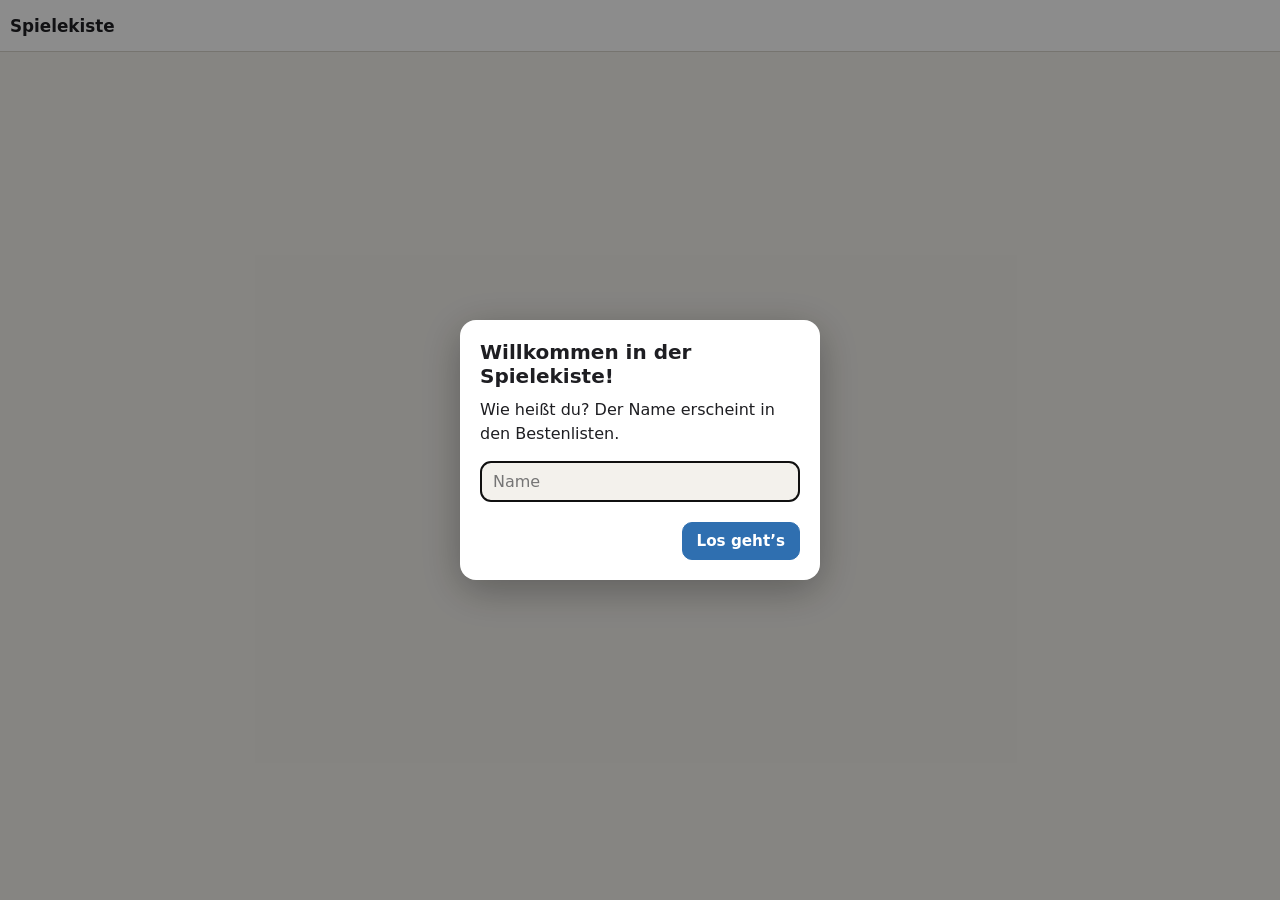
<file: index.html>
<!DOCTYPE html>
<html lang="de">
<head>
<meta charset="utf-8">
<meta name="viewport" content="width=device-width, initial-scale=1, viewport-fit=cover">
<meta name="theme-color" content="#2f6fb0">
<meta name="description" content="Offline-Spielesammlung mit Bestenlisten">
<title>Spielekiste</title>
<link rel="manifest" href="manifest.webmanifest">
<link rel="icon" href="icons/icon-192.png">
<link rel="apple-touch-icon" href="icons/icon-192.png">
<link rel="stylesheet" href="css/style.css">
</head>
<body>
<header id="topbar">
  <button id="back" aria-label="Zurück" hidden>‹</button>
  <div id="title">Spielekiste</div>
  <div id="slot"></div>
</header>
<main id="view"></main>
<script type="module" src="js/app.js"></script>
</body>
</html>
</file>
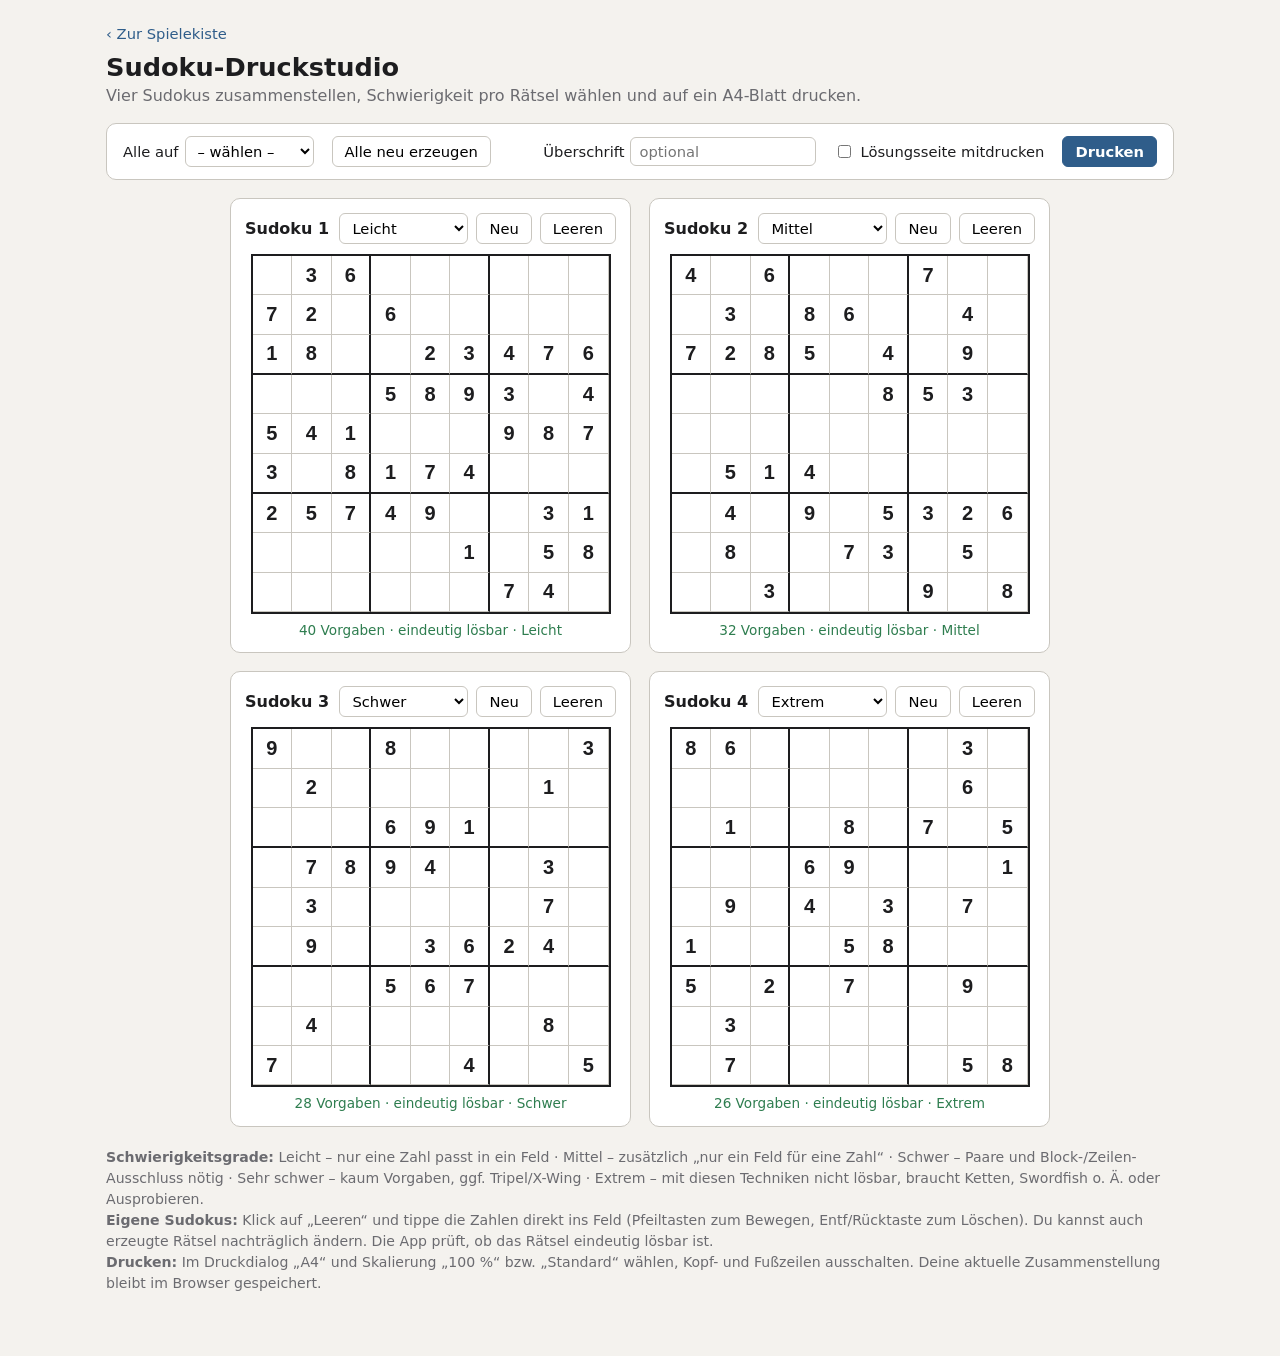
<file: druck.html>
<!DOCTYPE html>
<html lang="de">
<head>
<meta charset="utf-8">
<meta name="viewport" content="width=device-width, initial-scale=1">
<title>Sudoku-Druckstudio</title>
<link rel="icon" href="icons/icon-192.png">
<style>
  :root {
    --bg: #f4f2ee; --card: #fff; --ink: #1d1d1f; --muted: #6b6b70;
    --line: #c9c6bf; --accent: #2f5d8a; --accent-2: #e8eef5;
    --given: #1d1d1f; --error: #c0392b; --ok: #2e7d4f;
  }
  * { box-sizing: border-box; }
  body { margin: 0; font-family: system-ui, -apple-system, "Segoe UI", Roboto, sans-serif; background: var(--bg); color: var(--ink); }
  .screen { max-width: 1100px; margin: 0 auto; padding: 24px 16px 48px; }
  .applink { display: inline-block; margin-bottom: 10px; color: var(--accent); text-decoration: none; font-size: .92rem; }
  header h1 { margin: 0 0 4px; font-size: 1.6rem; }
  header p { margin: 0 0 18px; color: var(--muted); }
  .toolbar { display: flex; flex-wrap: wrap; gap: 10px 18px; align-items: center; background: var(--card); padding: 12px 16px; border-radius: 10px; border: 1px solid var(--line); margin-bottom: 18px; }
  .toolbar .grow { flex: 1; }
  label { font-size: .92rem; display: inline-flex; gap: 6px; align-items: center; }
  select, input[type=text], button { font: inherit; font-size: .92rem; }
  select, input[type=text] { padding: 5px 8px; border: 1px solid var(--line); border-radius: 6px; background: #fff; }
  button { padding: 6px 12px; border: 1px solid var(--line); border-radius: 6px; background: #fff; cursor: pointer; }
  button:hover { background: var(--accent-2); }
  button.primary { background: var(--accent); color: #fff; border-color: var(--accent); font-weight: 600; }
  button.primary:hover { background: #244a6f; }
  button:disabled { opacity: .5; cursor: wait; }
  #slots { display: grid; grid-template-columns: repeat(2, 1fr); gap: 18px; max-width: 820px; margin: 0 auto; }
  @media (max-width: 720px) { #slots { grid-template-columns: 1fr; } }
  .card { background: var(--card); border: 1px solid var(--line); border-radius: 10px; padding: 14px; }
  .card-head { display: flex; flex-wrap: wrap; gap: 8px; align-items: center; margin-bottom: 10px; }
  .card-head strong { margin-right: auto; }
  .board { display: grid; grid-template-columns: repeat(9, 1fr); width: 100%; max-width: 360px; aspect-ratio: 1; margin: 0 auto; border: 2.5px solid var(--ink); }
  .board input { width: 100%; height: 100%; border: 0; border-right: 1px solid var(--line); border-bottom: 1px solid var(--line); text-align: center; font-size: 1.25rem; padding: 0; color: #2f5d8a; background: #fff; caret-color: transparent; }
  .board input.given { color: var(--given); font-weight: 700; }
  .board input.br { border-right: 2px solid var(--ink); }
  .board input.bb { border-bottom: 2px solid var(--ink); }
  .board input:focus { outline: none; background: #fff6d6; }
  .board input.conflict { background: #fbe3e0; color: var(--error); }
  .board.busy { opacity: .35; }
  .status { margin-top: 8px; font-size: .85rem; color: var(--muted); text-align: center; min-height: 1.2em; }
  .status.ok { color: var(--ok); } .status.bad { color: var(--error); }
  .hint { color: var(--muted); font-size: .88rem; margin-top: 20px; line-height: 1.5; }
  .print { display: none; }

  /* ---------- Druck ---------- */
  @page { size: A4 portrait; margin: 10mm; }
  @media print {
    body { background: #fff; }
    .screen { display: none; }
    .print { display: block; }
    .sheet { width: 190mm; height: 274mm; display: flex; flex-direction: column; page-break-after: always; break-after: page; }
    .sheet:last-child { page-break-after: auto; break-after: auto; }
    .sheet-title { text-align: center; font: 600 14pt Helvetica, Arial, sans-serif; margin: 0 0 2mm; min-height: 6mm; }
    .sheet-grid { flex: 1; display: grid; grid-template-columns: 92mm 92mm; justify-content: space-between; align-content: space-evenly; }
    .ps-label { font: 10pt Helvetica, Arial, sans-serif; display: flex; justify-content: space-between; margin-bottom: 1.5mm; color: #333; }
    .ps table { border-collapse: collapse; width: 92mm; height: 92mm; table-layout: fixed; border: 0.7mm solid #000; }
    .ps tr { height: calc(92mm / 9); }
    .ps td { border: 0.2mm solid #777; text-align: center; vertical-align: middle; font: 19pt Helvetica, Arial, sans-serif; padding: 0; height: calc(92mm / 9); line-height: 1; overflow: hidden; }
    .ps td.br { border-right: 0.7mm solid #000; }
    .ps td.bb { border-bottom: 0.7mm solid #000; }
    .sol td { color: #888; font-size: 15pt; }
    .sol td.g { color: #000; font-weight: 700; }
    .ps .none { width: 92mm; height: 92mm; border: 0.3mm dashed #999; display: flex; align-items: center; justify-content: center; font: 10pt Helvetica, Arial, sans-serif; color: #777; }
  }
</style>
</head>
<body>
<div class="screen">
  <header>
    <a class="applink" href="./">‹ Zur Spielekiste</a>
    <h1>Sudoku-Druckstudio</h1>
    <p>Vier Sudokus zusammenstellen, Schwierigkeit pro Rätsel wählen und auf ein A4-Blatt drucken.</p>
  </header>

  <div class="toolbar">
    <label>Alle auf
      <select id="allDiff"></select>
    </label>
    <button id="genAll">Alle neu erzeugen</button>
    <span class="grow"></span>
    <label>Überschrift <input type="text" id="title" placeholder="optional" size="18"></label>
    <label><input type="checkbox" id="withSol"> Lösungsseite mitdrucken</label>
    <button id="printBtn" class="primary">Drucken</button>
  </div>

  <main id="slots"></main>

  <p class="hint">
    <b>Schwierigkeitsgrade:</b> Leicht – nur eine Zahl passt in ein Feld · Mittel – zusätzlich „nur ein Feld für eine Zahl“ ·
    Schwer – Paare und Block-/Zeilen-Ausschluss nötig · Sehr schwer – kaum Vorgaben, ggf. Tripel/X-Wing ·
    Extrem – mit diesen Techniken nicht lösbar, braucht Ketten, Swordfish o. Ä. oder Ausprobieren.<br>
    <b>Eigene Sudokus:</b> Klick auf „Leeren“ und tippe die Zahlen direkt ins Feld (Pfeiltasten zum Bewegen, Entf/Rücktaste zum Löschen).
    Du kannst auch erzeugte Rätsel nachträglich ändern. Die App prüft, ob das Rätsel eindeutig lösbar ist.<br>
    <b>Drucken:</b> Im Druckdialog „A4“ und Skalierung „100 %“ bzw. „Standard“ wählen, Kopf- und Fußzeilen ausschalten.
    Deine aktuelle Zusammenstellung bleibt im Browser gespeichert.
  </p>
</div>

<div id="printArea" class="print"></div>

<script>
/* ================== Sudoku-Kern ================== */
const ROW = [], COL = [], BOX = [];
for (let i = 0; i < 81; i++) { ROW[i] = Math.floor(i / 9); COL[i] = i % 9; BOX[i] = Math.floor(ROW[i] / 3) * 3 + Math.floor(COL[i] / 3); }
const UNITS = [];
for (let k = 0; k < 9; k++) {
  UNITS.push([...Array(81).keys()].filter(i => ROW[i] === k));
  UNITS.push([...Array(81).keys()].filter(i => COL[i] === k));
  UNITS.push([...Array(81).keys()].filter(i => BOX[i] === k));
}
const ALL = 0x3FE; // Bits 1..9
function popcnt(m) { let n = 0; while (m) { m &= m - 1; n++; } return n; }
function shuffle(a) { for (let i = a.length - 1; i > 0; i--) { const j = Math.floor(Math.random() * (i + 1)); [a[i], a[j]] = [a[j], a[i]]; } return a; }

// Backtracking-Löser: zählt Lösungen bis limit, merkt sich die erste
function solve(g0, limit = 2, randomize = false) {
  const g = g0.slice();
  const R = new Array(9).fill(0), C = new Array(9).fill(0), B = new Array(9).fill(0);
  for (let i = 0; i < 81; i++) if (g[i]) {
    const v = 1 << g[i];
    if ((R[ROW[i]] | C[COL[i]] | B[BOX[i]]) & v) return { count: 0, solution: null };
    R[ROW[i]] |= v; C[COL[i]] |= v; B[BOX[i]] |= v;
  }
  let count = 0, solution = null;
  const digits = [1, 2, 3, 4, 5, 6, 7, 8, 9];
  function rec() {
    let best = -1, bestMask = 0, bestCnt = 10;
    for (let i = 0; i < 81; i++) if (!g[i]) {
      const m = ~(R[ROW[i]] | C[COL[i]] | B[BOX[i]]) & ALL;
      const n = popcnt(m);
      if (n < bestCnt) { best = i; bestMask = m; bestCnt = n; if (n <= 1) break; }
    }
    if (best < 0) { count++; if (!solution) solution = g.slice(); return count >= limit; }
    if (bestCnt === 0) return false;
    const order = randomize ? shuffle(digits.slice()) : digits;
    for (const d of order) {
      const v = 1 << d;
      if (!(bestMask & v)) continue;
      g[best] = d; R[ROW[best]] |= v; C[COL[best]] |= v; B[BOX[best]] |= v;
      if (rec()) return true;
      g[best] = 0; R[ROW[best]] &= ~v; C[COL[best]] &= ~v; B[BOX[best]] &= ~v;
    }
    return false;
  }
  rec();
  return { count, solution };
}

function candidates(g, i) {
  let used = 0;
  for (let k = 0; k < 81; k++) if (g[k] && (ROW[k] === ROW[i] || COL[k] === COL[i] || BOX[k] === BOX[i])) used |= 1 << g[k];
  return ~used & ALL;
}

// Logischer Löser – Stufe 1: Nackte Einer · 2: + Versteckte Einer
// 3: + Block-/Linien-Interaktion, Paare · 4: + Tripel, X-Wing
const PEERS=[];for(let i=0;i<81;i++){PEERS[i]=[];for(let k=0;k<81;k++)if(k!==i&&(ROW[k]===ROW[i]||COL[k]===COL[i]||BOX[k]===BOX[i]))PEERS[i].push(k);}
function combos(arr,n,start=0,cur=[],out=[]){if(cur.length===n){out.push(cur.slice());return out;}for(let i=start;i<arr.length;i++){cur.push(arr[i]);combos(arr,n,i+1,cur,out);cur.pop();}return out;}
function logicSolve(g0, level){
  const g=g0.slice(), cand=new Array(81).fill(0);
  for(let i=0;i<81;i++) if(!g[i]) cand[i]=candidates(g,i);
  const place=(i,d)=>{g[i]=d;cand[i]=0;for(const p of PEERS[i])cand[p]&=~(1<<d);};
  const elim=(i,m)=>{if(cand[i]&m){cand[i]&=~m;return true;}return false;};
  for(;;){
    let empty=0;
    for(let i=0;i<81;i++) if(!g[i]){ if(!cand[i]) return false; empty++; }
    if(!empty) return true;
    let i1=-1; for(let i=0;i<81;i++) if(!g[i]&&popcnt(cand[i])===1){i1=i;break;}
    if(i1>=0){place(i1,Math.log2(cand[i1]));continue;}
    if(level<2) return false;
    let done=false;
    for(const u of UNITS){for(let d=1;d<=9&&!done;d++){let w=-1,n=0;for(const i of u)if(!g[i]&&(cand[i]&(1<<d))){w=i;n++;}if(n===1){place(w,d);done=true;}}if(done)break;}
    if(done) continue;
    if(level<3) return false;
    let ch=false;
    // Block-/Linien-Interaktion
    for(let d=1;d<=9;d++){const b=1<<d;
      for(const u of UNITS){const cells=u.filter(i=>cand[i]&b);if(cells.length<2)continue;
        const sameBox=cells.every(i=>BOX[i]===BOX[cells[0]]),sameRow=cells.every(i=>ROW[i]===ROW[cells[0]]),sameCol=cells.every(i=>COL[i]===COL[cells[0]]);
        if(sameBox) for(let i=0;i<81;i++) if(BOX[i]===BOX[cells[0]]&&!u.includes(i)) ch=elim(i,b)||ch;
        if(sameRow) for(let i=0;i<81;i++) if(ROW[i]===ROW[cells[0]]&&!u.includes(i)) ch=elim(i,b)||ch;
        if(sameCol) for(let i=0;i<81;i++) if(COL[i]===COL[cells[0]]&&!u.includes(i)) ch=elim(i,b)||ch;
      }}
    if(ch) continue;
    // nackte und versteckte Paare (Stufe 3), Tripel (Stufe 4)
    const maxN = level>=4?3:2;
    for(let n=2;n<=maxN&&!ch;n++) for(const u of UNITS){
      const em=u.filter(i=>!g[i]); if(em.length<=n) continue;
      for(const c of combos(em,n)){let m=0;for(const i of c)m|=cand[i];
        if(popcnt(m)===n) for(const i of em) if(!c.includes(i)) ch=elim(i,m)||ch;}
      const ds=[];for(let d=1;d<=9;d++)if(em.some(i=>cand[i]&(1<<d)))ds.push(d);
      for(const c of combos(ds,n)){let m=0;for(const d of c)m|=1<<d;
        const cells=em.filter(i=>cand[i]&m);
        if(cells.length===n) for(const i of cells) ch=elim(i,~m&ALL)||ch;}
    }
    if(ch) continue;
    if(level<4) return false;
    // X-Wing
    for(let d=1;d<=9&&!ch;d++){const b=1<<d;
      for(const [A,Bk] of [[ROW,COL],[COL,ROW]]){
        const pos=[];for(let r=0;r<9;r++){const cs=[];for(let i=0;i<81;i++)if(A[i]===r&&(cand[i]&b))cs.push(Bk[i]);pos.push(cs);}
        for(let r1=0;r1<9;r1++)if(pos[r1].length===2)for(let r2=r1+1;r2<9;r2++)
          if(pos[r2].length===2&&pos[r2][0]===pos[r1][0]&&pos[r2][1]===pos[r1][1])
            for(let i=0;i<81;i++) if(A[i]!==r1&&A[i]!==r2&&pos[r1].includes(Bk[i])) ch=elim(i,b)||ch;
      }}
    if(ch) continue;
    return false;
  }
}

// target = Zielanzahl Vorgaben (0 = so wenige wie möglich)
// logic = beim Entfernen muss es mit dieser Stufe lösbar bleiben
// notBy = darf mit dieser Stufe NICHT lösbar sein (sonst zu leicht)
// maxBy = muss mit dieser Stufe lösbar sein (sonst zu schwer)
const DIFFS = {
  leicht:  { label: 'Leicht',      target: 40, logic: 1, notBy: 0, maxBy: 0 },
  mittel:  { label: 'Mittel',      target: 32, logic: 2, notBy: 1, maxBy: 0 },
  schwer:  { label: 'Schwer',      target: 28, logic: 3, notBy: 2, maxBy: 0 },
  experte: { label: 'Sehr schwer', target: 0,  logic: 0, notBy: 2, maxBy: 4 },
  extrem:  { label: 'Extrem',      target: 0,  logic: 0, notBy: 4, maxBy: 0 },
};

function generate(diffKey) {
  const cfg = DIFFS[diffKey];
  let fallback = null;
  for (let attempt = 0; attempt < 120; attempt++) {
    const sol = solve(new Array(81).fill(0), 1, true).solution;
    const puz = sol.slice();
    let clues = 81;
    const order = shuffle([...Array(41).keys()]); // Paare i / 80-i → symmetrisches Bild
    for (const i of order) {
      if (clues <= cfg.target) break;
      const j = 80 - i, a = puz[i], b = puz[j];
      puz[i] = 0; puz[j] = 0;
      let ok = solve(puz, 2).count === 1;
      if (ok && cfg.logic) ok = logicSolve(puz, cfg.logic);
      if (ok) clues -= (i === j ? 1 : 2); else { puz[i] = a; puz[j] = b; }
    }
    const result = { puzzle: puz, solution: sol, clues };
    if (!fallback) fallback = result;
    if (cfg.notBy && logicSolve(puz, cfg.notBy)) continue; // zu leicht
    if (cfg.maxBy && !logicSolve(puz, cfg.maxBy)) continue; // zu schwer
    return result;
  }
  return fallback;
}

/* ================== Oberfläche ================== */
if (typeof document !== 'undefined') {
  const STORE = 'sudoku-druckstudio-v1';
  let state;
  try { state = JSON.parse(localStorage.getItem(STORE)); } catch (e) { state = null; }
  const valid = s => s && Array.isArray(s.slots) && s.slots.length === 4;
  if (!valid(state)) state = { title: '', withSol: false, slots: ['leicht', 'mittel', 'schwer', 'extrem'].map(d => ({ diff: d, grid: new Array(81).fill(0), custom: false })) };

  const save = () => { try { localStorage.setItem(STORE, JSON.stringify(state)); } catch (e) {} };
  const diffOptions = sel => Object.entries(DIFFS).map(([k, v]) => `<option value="${k}"${k === sel ? ' selected' : ''}>${v.label}</option>`).join('');
  const borderCls = i => (COL[i] % 3 === 2 && COL[i] < 8 ? ' br' : '') + (ROW[i] % 3 === 2 && ROW[i] < 8 ? ' bb' : '');

  const slotsEl = document.getElementById('slots');
  document.getElementById('allDiff').innerHTML = '<option value="">– wählen –</option>' + diffOptions('');
  const titleEl = document.getElementById('title'), withSolEl = document.getElementById('withSol');
  titleEl.value = state.title || ''; withSolEl.checked = !!state.withSol;
  titleEl.oninput = () => { state.title = titleEl.value; save(); };
  withSolEl.onchange = () => { state.withSol = withSolEl.checked; save(); };

  function renderSlots() {
    slotsEl.innerHTML = state.slots.map((s, n) => `
      <section class="card" data-n="${n}">
        <div class="card-head">
          <strong>Sudoku ${n + 1}</strong>
          <select class="diff">${diffOptions(s.diff)}</select>
          <button class="gen">Neu</button>
          <button class="clear">Leeren</button>
        </div>
        <div class="board">${[...Array(81).keys()].map(i => `<input data-i="${i}" inputmode="numeric" maxlength="1" autocomplete="off" class="${borderCls(i)}">`).join('')}</div>
        <div class="status"></div>
      </section>`).join('');
    state.slots.forEach((_, n) => refresh(n));
  }

  function card(n) { return slotsEl.querySelector(`.card[data-n="${n}"]`); }

  function refresh(n) {
    const s = state.slots[n], c = card(n);
    const inputs = c.querySelectorAll('.board input');
    // Konflikte finden
    const conflict = new Set();
    for (const unit of UNITS) {
      const seen = {};
      for (const i of unit) if (s.grid[i]) (seen[s.grid[i]] = seen[s.grid[i]] || []).push(i);
      for (const k in seen) if (seen[k].length > 1) seen[k].forEach(i => conflict.add(i));
    }
    inputs.forEach((inp, i) => {
      inp.value = s.grid[i] || '';
      inp.classList.toggle('given', !!s.grid[i]);
      inp.classList.toggle('conflict', conflict.has(i));
    });
    const st = c.querySelector('.status');
    const clues = s.grid.filter(Boolean).length;
    s.solution = null;
    if (!clues) { st.className = 'status'; st.textContent = 'Leer – „Neu“ klicken oder Zahlen eintippen'; return; }
    if (conflict.size) { st.className = 'status bad'; st.textContent = 'Widerspruch: doppelte Zahl in Zeile, Spalte oder Block'; return; }
    const r = clues >= 17 ? solve(s.grid, 2) : { count: 2 };
    if (r.count === 1) {
      s.solution = r.solution;
      st.className = 'status ok';
      st.textContent = `${clues} Vorgaben · eindeutig lösbar` + (s.custom ? ' · eigenes/bearbeitetes Rätsel' : ' · ' + DIFFS[s.diff].label);
    } else if (r.count === 0) { st.className = 'status bad'; st.textContent = `${clues} Vorgaben · nicht lösbar`; }
    else { st.className = 'status bad'; st.textContent = `${clues} Vorgaben · mehrere Lösungen möglich`; }
  }

  function generateSlot(n) {
    return new Promise(res => {
      const c = card(n), board = c.querySelector('.board'), btn = c.querySelector('.gen');
      board.classList.add('busy'); btn.disabled = true;
      c.querySelector('.status').textContent = 'erzeuge …';
      setTimeout(() => {
        const s = state.slots[n];
        const r = generate(s.diff);
        s.grid = r.puzzle; s.custom = false;
        board.classList.remove('busy'); btn.disabled = false;
        refresh(n); save(); res();
      }, 20);
    });
  }

  slotsEl.addEventListener('change', e => {
    if (!e.target.classList.contains('diff')) return;
    const n = +e.target.closest('.card').dataset.n;
    state.slots[n].diff = e.target.value; save(); generateSlot(n);
  });
  slotsEl.addEventListener('click', e => {
    const c = e.target.closest('.card'); if (!c) return;
    const n = +c.dataset.n;
    if (e.target.classList.contains('gen')) generateSlot(n);
    if (e.target.classList.contains('clear')) { state.slots[n].grid = new Array(81).fill(0); state.slots[n].custom = true; refresh(n); save(); c.querySelector('.board input').focus(); }
  });
  slotsEl.addEventListener('keydown', e => {
    const inp = e.target; if (inp.tagName !== 'INPUT' || !inp.dataset.i) return;
    const n = +inp.closest('.card').dataset.n, i = +inp.dataset.i, s = state.slots[n];
    const move = { ArrowLeft: -1, ArrowRight: 1, ArrowUp: -9, ArrowDown: 9 }[e.key];
    if (move !== undefined) {
      e.preventDefault();
      const t = i + move;
      if (t >= 0 && t < 81 && !(Math.abs(move) === 1 && ROW[t] !== ROW[i])) inp.parentNode.children[t].focus();
      return;
    }
    let v = null;
    if (/^[1-9]$/.test(e.key)) v = +e.key;
    else if (['Backspace', 'Delete', '0', ' '].includes(e.key)) v = 0;
    else if (e.key === 'Tab') return;
    e.preventDefault();
    if (v === null) return;
    s.grid[i] = v; s.custom = true; refresh(n); save();
    inp.parentNode.children[i].focus();
  });

  document.getElementById('allDiff').onchange = e => {
    if (!e.target.value) return;
    state.slots.forEach(s => s.diff = e.target.value);
    renderSlots(); save(); e.target.value = '';
    (async () => { for (let n = 0; n < 4; n++) await generateSlot(n); })();
  };
  document.getElementById('genAll').onclick = async () => { for (let n = 0; n < 4; n++) await generateSlot(n); };

  /* ---------- Druck ---------- */
  function tableHTML(cells, givens) {
    let h = '<table>';
    for (let r = 0; r < 9; r++) {
      h += '<tr>';
      for (let c = 0; c < 9; c++) {
        const i = r * 9 + c;
        const cls = (borderCls(i) + (givens && givens[i] ? ' g' : '')).trim();
        h += `<td${cls ? ` class="${cls}"` : ''}>${cells[i] || '&nbsp;'}</td>`;
      }
      h += '</tr>';
    }
    return h + '</table>';
  }
  const esc = t => t.replace(/[&<>"]/g, ch => ({ '&': '&amp;', '<': '&lt;', '>': '&gt;', '"': '&quot;' }[ch]));
  const labelOf = s => s.custom ? 'Eigenes Rätsel' : DIFFS[s.diff].label;

  function buildPrint() {
    const title = esc(state.title || '');
    let html = `<div class="sheet"><div class="sheet-title">${title}</div><div class="sheet-grid">` +
      state.slots.map((s, n) => `<div class="ps"><div class="ps-label"><span>Sudoku ${n + 1}</span><span>${labelOf(s)}</span></div>${tableHTML(s.grid)}</div>`).join('') +
      '</div></div>';
    if (state.withSol) {
      html += `<div class="sheet"><div class="sheet-title">Lösungen${title ? ' – ' + title : ''}</div><div class="sheet-grid">` +
        state.slots.map((s, n) => `<div class="ps sol"><div class="ps-label"><span>Lösung ${n + 1}</span><span>${labelOf(s)}</span></div>` +
          (s.solution ? tableHTML(s.solution, s.grid) : '<div class="none">keine eindeutige Lösung</div>') + '</div>').join('') +
        '</div></div>';
    }
    document.getElementById('printArea').innerHTML = html;
  }
  window.addEventListener('beforeprint', buildPrint);
  document.getElementById('printBtn').onclick = () => { buildPrint(); window.print(); };

  renderSlots();
  // Beim ersten Start leere Felder automatisch füllen
  (async () => { for (let n = 0; n < 4; n++) if (!state.slots[n].grid.some(Boolean)) await generateSlot(n); })();
}
</script>
</body>
</html>
</file>
<file: css/style.css>
:root {
  --bg: #f3f1ec; --surface: #ffffff; --surface2: #ebe8e1; --ink: #1e1e22; --muted: #6c6b72; --line: #d6d2c9;
  --accent: #2f6fb0; --accent-soft: #dce8f5; --good: #3f9d63; --good-dark: #2a7448; --bad: #d04a3c; --gold: #d9a21e;
  --sel: #fff1b8; --peer: #eef3f9; --radius: 12px;
  color-scheme: light dark;
}
@media (prefers-color-scheme: dark) {
  :root {
    --bg: #15161a; --surface: #202228; --surface2: #292c34; --ink: #ececf0; --muted: #9a9aa6; --line: #3a3d47;
    --accent: #5a9ae0; --accent-soft: #24364d; --good: #4fb77a; --good-dark: #8fdcae; --bad: #e86454; --sel: #5a4b16; --peer: #252b36;
  }
}
* { box-sizing: border-box; }
[hidden] { display: none !important; }
html, body { margin: 0; min-height: 100%; }
body {
  font-family: system-ui, -apple-system, "Segoe UI", Roboto, sans-serif; background: var(--bg); color: var(--ink);
  -webkit-tap-highlight-color: transparent; overscroll-behavior-y: none;
}
a { color: inherit; text-decoration: none; }
h2 { margin: 0 0 10px; font-size: 1.25rem; }
h3 { margin: 18px 0 8px; font-size: 1rem; }
.muted { color: var(--muted); } .small { font-size: .82rem; } .center { text-align: center; }
.hl { color: var(--gold); font-weight: 700; } .ok { color: var(--good); }

/* Kopfzeile */
#topbar {
  position: sticky; top: 0; z-index: 10; display: flex; align-items: center; gap: 6px;
  min-height: 52px; padding: env(safe-area-inset-top) 10px 0; background: var(--surface); border-bottom: 1px solid var(--line);
}
#back { font-size: 2rem; line-height: 1; width: 40px; height: 40px; border: 0; background: none; color: var(--ink); cursor: pointer; padding: 0 0 4px; }
#title { flex: 1; font-weight: 700; font-size: 1.05rem; white-space: nowrap; overflow: hidden; text-overflow: ellipsis; }
#slot { font-variant-numeric: tabular-nums; color: var(--muted); font-size: .92rem; white-space: nowrap; }
#view { max-width: 640px; margin: 0 auto; padding: 14px 12px calc(28px + env(safe-area-inset-bottom)); }
#view.playing { padding-top: 10px; }

/* Bedienelemente */
.btn {
  font: inherit; font-size: .95rem; padding: 9px 14px; border-radius: 10px; border: 1px solid var(--line);
  background: var(--surface); color: var(--ink); cursor: pointer; display: inline-flex; align-items: center; justify-content: center; gap: 6px;
}
.btn:active { transform: scale(.97); }
.btn.primary { background: var(--accent); border-color: var(--accent); color: #fff; font-weight: 600; }
.btn.small { font-size: .85rem; padding: 6px 11px; }
.btn.wide { display: flex; width: 100%; margin: 8px 0; }
.btn.on { background: var(--accent-soft); border-color: var(--accent); }
.btn.danger { color: var(--bad); }
.tools { display: flex; gap: 8px; justify-content: center; flex-wrap: wrap; margin: 12px 0; }

/* Startseite */
.profile-chip {
  display: flex; justify-content: space-between; align-items: center; width: 100%; margin-bottom: 14px; padding: 10px 14px;
  border-radius: var(--radius); border: 1px solid var(--line); background: var(--surface); color: var(--ink); font: inherit; font-weight: 600; cursor: pointer;
}
.profile-chip small { color: var(--accent); font-weight: 500; }
.tiles { display: grid; grid-template-columns: repeat(2, 1fr); gap: 12px; }
@media (min-width: 520px) { .tiles { grid-template-columns: repeat(3, 1fr); } }
.tile {
  position: relative; background: var(--surface); border: 1px solid var(--line); border-radius: var(--radius);
  padding: 18px 10px 14px; text-align: center; transition: transform .1s;
}
.tile:active { transform: scale(.97); }
.tile .ico { font-size: 2.6rem; line-height: 1.1; }
.tile .name { font-weight: 600; margin-top: 6px; }
.badge { position: absolute; top: 8px; right: 8px; background: var(--accent); color: #fff; font-size: .68rem; padding: 2px 7px; border-radius: 99px; }
.menu { margin-top: 18px; background: var(--surface); border: 1px solid var(--line); border-radius: var(--radius); overflow: hidden; }
.menu a, .menu button { display: block; width: 100%; text-align: left; padding: 14px 16px; border: 0; border-bottom: 1px solid var(--line); background: none; color: var(--ink); font: inherit; cursor: pointer; }
.menu > :last-child { border-bottom: 0; }

/* Spielauswahl */
.setup-head { text-align: center; }
.ico.big { font-size: 3.4rem; }
.resume { flex-direction: column; padding: 14px; }
.resume small { font-weight: 400; opacity: .85; }
.variants { display: grid; gap: 8px; }
.variant {
  display: flex; justify-content: space-between; align-items: center; padding: 14px 16px; border-radius: var(--radius);
  border: 1px solid var(--line); background: var(--surface); color: var(--ink); font: inherit; font-weight: 600; cursor: pointer; text-align: left;
}
.variant small { color: var(--muted); font-weight: 400; }
.help { margin: 16px 0 6px; background: var(--surface); border: 1px solid var(--line); border-radius: var(--radius); padding: 10px 14px; }
.help summary { cursor: pointer; font-weight: 600; }
.help ul { padding-left: 20px; margin: 8px 0 0; line-height: 1.5; }

/* Listen */
.chips { display: flex; gap: 6px; overflow-x: auto; padding-bottom: 6px; scrollbar-width: none; }
.chips.sub { margin-top: 4px; }
.chip { flex: none; padding: 7px 12px; border-radius: 99px; border: 1px solid var(--line); background: var(--surface); color: var(--ink); font: inherit; font-size: .88rem; cursor: pointer; }
.chip.on { background: var(--accent); border-color: var(--accent); color: #fff; }
ol.board { list-style: none; padding: 0; margin: 8px 0 14px; background: var(--surface); border: 1px solid var(--line); border-radius: var(--radius); overflow: hidden; }
ol.board li { display: flex; align-items: center; gap: 10px; padding: 10px 14px; border-bottom: 1px solid var(--line); }
ol.board li:last-child { border-bottom: 0; }
ol.board li.me { background: var(--accent-soft); }
.rk { width: 28px; text-align: center; font-weight: 700; }
.nm { flex: 1; display: flex; flex-direction: column; } .nm small { color: var(--muted); font-size: .78rem; }
.vl { font-weight: 700; font-variant-numeric: tabular-nums; }
.empty { text-align: center; color: var(--muted); padding: 30px 0; }
.card { position: relative; } /* wird für Solitär überschrieben */
section.card { background: var(--surface); border: 1px solid var(--line); border-radius: var(--radius); padding: 4px 14px 12px; margin-bottom: 12px; }
table.stats { width: 100%; border-collapse: collapse; font-size: .9rem; font-variant-numeric: tabular-nums; }
table.stats th { text-align: right; color: var(--muted); font-weight: 500; font-size: .78rem; padding: 4px; }
table.stats td { text-align: right; padding: 5px 4px; border-top: 1px solid var(--line); }
table.stats td:first-child { text-align: left; }
.prow { display: flex; justify-content: space-between; align-items: center; padding: 8px 0; border-bottom: 1px solid var(--line); }
.prow span:last-child { display: flex; gap: 6px; }
.filebtn { cursor: pointer; }

/* Dialoge */
.modal-bg { position: fixed; inset: 0; z-index: 100; background: rgba(0,0,0,.45); display: flex; align-items: center; justify-content: center; padding: 20px; animation: fade .15s; }
.modal { background: var(--surface); border-radius: 16px; padding: 20px; width: 100%; max-width: 360px; box-shadow: 0 10px 40px rgba(0,0,0,.3); }
.modal-body p { margin: 6px 0; line-height: 1.45; }
.modal-input { width: 100%; font: inherit; padding: 10px 12px; margin: 10px 0 4px; border-radius: 10px; border: 1px solid var(--line); background: var(--bg); color: var(--ink); }
.modal-btns { display: flex; gap: 8px; justify-content: flex-end; margin-top: 16px; flex-wrap: wrap; }
.plist { display: grid; gap: 4px; }
.result-value { font-size: 2.2rem; font-weight: 800; text-align: center; margin: 6px 0; font-variant-numeric: tabular-nums; }
.toast { position: fixed; left: 50%; bottom: calc(30px + env(safe-area-inset-bottom)); transform: translateX(-50%); z-index: 200; background: var(--ink); color: var(--bg); padding: 10px 18px; border-radius: 99px; font-size: .9rem; transition: opacity .4s; animation: fade .2s; }
.toast.out { opacity: 0; }
@keyframes fade { from { opacity: 0; } }

/* ---------- Sudoku ---------- */
.sd-board { display: grid; grid-template-columns: repeat(9, 1fr); width: min(100%, 58vh); aspect-ratio: 1; margin: 0 auto; border: 2.5px solid var(--ink); background: var(--surface); user-select: none; }
.sd-cell { display: flex; align-items: center; justify-content: center; border-right: 1px solid var(--line); border-bottom: 1px solid var(--line); font-size: clamp(1rem, 5.5vw, 1.6rem); color: var(--accent); cursor: pointer; font-variant-numeric: tabular-nums; }
.sd-cell.br { border-right: 2px solid var(--ink); } .sd-cell.bb { border-bottom: 2px solid var(--ink); }
.sd-cell.given { color: var(--ink); font-weight: 700; }
.sd-cell.peer { background: var(--peer); } .sd-cell.same { background: var(--accent-soft); } .sd-cell.sel { background: var(--sel); }
.sd-cell.err { color: var(--bad); }
.notes { display: grid; grid-template-columns: repeat(3, 1fr); width: 100%; height: 100%; font-size: clamp(.5rem, 2.2vw, .7rem); color: var(--muted); text-align: center; align-items: center; }
.sd-pad { display: grid; grid-template-columns: repeat(9, 1fr); gap: 5px; max-width: min(100%, 58vh); margin: 0 auto; }
.sd-pad button { font: inherit; font-size: 1.35rem; font-weight: 600; padding: 10px 0; border-radius: 10px; border: 1px solid var(--line); background: var(--surface); color: var(--accent); cursor: pointer; }
.sd-pad button.done { opacity: .3; }
.game-sudoku .tools { margin: 10px auto; flex-wrap: nowrap; gap: 6px; max-width: min(100%, 58vh); } .game-sudoku .tools .btn { flex: 1; padding: 8px 4px; font-size: .85rem; } .game-sudoku .tools .btn.small { flex: 0 1 auto; padding: 6px 12px; }

/* ---------- Minesweeper ---------- */
.ms-wrap { overflow-x: auto; display: flex; justify-content: center; }
.ms-board { display: grid; gap: 2px; user-select: none; -webkit-user-select: none; -webkit-touch-callout: none; touch-action: manipulation; }
.ms-c { width: var(--cs); height: var(--cs); display: flex; align-items: center; justify-content: center; font-weight: 800; font-size: calc(var(--cs) * .55); border-radius: 4px; background: var(--surface2); box-shadow: inset 0 -2px 0 rgba(0,0,0,.12); cursor: pointer; }
.ms-c.o { background: var(--surface); box-shadow: none; cursor: default; }
.ms-c.f, .ms-c.mine, .ms-c.wrong { font-size: calc(var(--cs) * .5); }
.ms-c.boom { background: var(--bad); }
.ms-c.wrong { background: #e9b8b2; }
.n1 { color: #2f6fb0; } .n2 { color: #2e8b57; } .n3 { color: #d04a3c; } .n4 { color: #6a3fb0; }
.n5 { color: #a0522d; } .n6 { color: #138a8a; } .n7 { color: #333; } .n8 { color: #888; }
@media (prefers-color-scheme: dark) { .n1 { color: #6aa8ee; } .n2 { color: #5ccc8a; } .n3 { color: #f07a6c; } .n4 { color: #b08ef0; } .n7 { color: #ddd; } }

/* ---------- 2048 ---------- */
.g2-score { display: flex; gap: 10px; justify-content: center; margin-bottom: 12px; }
.g2-score div { background: var(--surface); border: 1px solid var(--line); border-radius: 10px; padding: 6px 16px; text-align: center; min-width: 110px; }
.g2-score small { display: block; color: var(--muted); font-size: .72rem; } .g2-score b { font-size: 1.3rem; }
.g2-board { --n: 4; display: grid; grid-template-columns: repeat(var(--n), 1fr); gap: 8px; padding: 8px; width: min(100%, 60vh); aspect-ratio: 1; margin: 0 auto; background: #bbada0; border-radius: 12px; touch-action: none; container-type: inline-size; user-select: none; }
.g2-t { display: flex; align-items: center; justify-content: center; border-radius: 8px; background: rgba(238,228,218,.35); font-weight: 800; font-size: calc(46cqw / var(--n)); color: #776e65; }
.g2-t[data-l="3"] { font-size: calc(38cqw / var(--n)); } .g2-t[data-l="4"] { font-size: calc(30cqw / var(--n)); } .g2-t[data-l="5"], .g2-t[data-l="6"] { font-size: calc(23cqw / var(--n)); }
.v2 { background: #eee4da; } .v4 { background: #ede0c8; }
.v8 { background: #f2b179; color: #fff; } .v16 { background: #f59563; color: #fff; } .v32 { background: #f67c5f; color: #fff; } .v64 { background: #f65e3b; color: #fff; }
.v128 { background: #edcf72; color: #fff; } .v256 { background: #edcc61; color: #fff; } .v512 { background: #edc850; color: #fff; }
.v1024 { background: #edc53f; color: #fff; } .v2048 { background: #edc22e; color: #fff; } .vbig { background: #3c3a32; color: #fff; }
.g2-t.new { animation: appear .18s ease-out; } .g2-t.pop { animation: pop .18s ease-out; }
@keyframes appear { from { transform: scale(.2); opacity: 0; } }
@keyframes pop { 50% { transform: scale(1.14); } }
@media (prefers-color-scheme: dark) { .g2-board { background: #4a443d; } .g2-t { background: rgba(255,255,255,.08); } }

/* ---------- Snake ---------- */
.sn-wrap { position: relative; display: flex; justify-content: center; touch-action: none; user-select: none; }
.sn-wrap canvas { border-radius: 10px; border: 2px solid var(--line); display: block; }
.sn-overlay { position: absolute; inset: 0; display: flex; align-items: center; justify-content: center; text-align: center; font-weight: 700; font-size: 1.05rem; padding: 20px; pointer-events: none; }
.sn-overlay[hidden] { display: none; }
.sn-overlay::before { content: ''; }
.sn-pad { display: grid; grid-template-areas: ". u ." "l p r" ". d ."; grid-template-columns: repeat(3, 64px); gap: 6px; justify-content: center; margin-top: 12px; }
.sn-pad button { height: 54px; font-size: 1.3rem; border-radius: 12px; border: 1px solid var(--line); background: var(--surface); color: var(--ink); cursor: pointer; touch-action: manipulation; }
.sn-pad button:active { background: var(--accent-soft); }

/* ---------- Vier gewinnt ---------- */
.c4-status { text-align: center; font-weight: 600; margin-bottom: 10px; min-height: 1.4em; }
.c4-board { display: grid; grid-template-columns: repeat(7, 1fr); gap: 5px; padding: 8px; width: min(100%, 64vh); margin: 0 auto; background: #2f5fa8; border-radius: 14px; overflow: hidden; touch-action: manipulation; }
.c4-h { aspect-ratio: 1; border-radius: 50%; background: var(--bg); cursor: pointer; overflow: visible; }
.c4-s { width: 100%; height: 100%; border-radius: 50%; }
.c4-s.p1 { background: radial-gradient(circle at 35% 35%, #ff7a6b, #d63a2b); }
.c4-s.p2 { background: radial-gradient(circle at 35% 35%, #ffe680, #e8b81a); }
.c4-s.last { box-shadow: inset 0 0 0 3px rgba(255,255,255,.55); }
.c4-s.win { box-shadow: inset 0 0 0 4px #fff; animation: pulse .8s infinite alternate; }
.c4-s.drop { animation: drop .32s cubic-bezier(.5,0,1,1); }
@keyframes drop { from { transform: translateY(calc(var(--row) * -112%)); } }
@keyframes pulse { to { filter: brightness(1.3); } }

/* ---------- Solitär ---------- */
.sol-table { position: relative; width: 100%; user-select: none; -webkit-user-select: none; touch-action: none; }
.sol-table .slot { position: absolute; width: var(--cw); height: var(--ch); border-radius: calc(var(--cw) * .1); border: 1.5px dashed var(--line); display: flex; align-items: center; justify-content: center; color: var(--muted); font-size: calc(var(--cw) * .45); }
.sol-table .slot.col { border: 0; }
.sol-table .slot.col::before { content: ''; position: absolute; top: 0; left: 0; width: 100%; height: var(--ch); border-radius: inherit; border: 1.5px dashed var(--line); box-sizing: border-box; }
.sol-table .card {
  position: absolute; width: var(--cw); height: var(--ch); border-radius: calc(var(--cw) * .1); background: #fff; color: #1a1a1a;
  border: 1px solid #b9b5ad; box-shadow: 0 1px 2px rgba(0,0,0,.15); cursor: pointer; overflow: hidden;
}
.sol-table .card.red { color: #c8322a; }
.sol-table .card.down { background: repeating-linear-gradient(45deg, #2f6fb0 0 6px, #3b7fc4 6px 12px); border: 2px solid #fff; box-shadow: 0 0 0 1px #9aa; }
.sol-table .card .cr { position: absolute; top: 2px; left: 4px; font-weight: 700; font-size: calc(var(--cw) * .34); line-height: 1; letter-spacing: -.04em; }
.sol-table .card .cr i { font-style: normal; font-size: .85em; margin-left: 1px; }
.sol-table .card .cs { position: absolute; right: 4%; bottom: 2%; font-size: calc(var(--cw) * .58); line-height: 1; }
.sol-table .card.dragging { z-index: 500; box-shadow: 0 8px 18px rgba(0,0,0,.3); transition: none; }
.sol-table .card.shake { animation: shake .3s; }
@keyframes shake { 25% { transform: translateX(-4px); } 75% { transform: translateX(4px); } }
.game-solitaer { margin: 0 -6px; }

/* ---------- Rätsel des Tages ---------- */
.daily-card { display: flex; align-items: center; gap: 12px; margin-bottom: 14px; padding: 14px 16px; border-radius: var(--radius); background: linear-gradient(135deg, var(--accent), #4f8fd0); color: #fff; }
.daily-card .dc-ico { font-size: 1.8rem; }
.daily-card div { flex: 1; display: flex; flex-direction: column; }
.daily-card small { opacity: .9; }
.daily-card .go { font-size: 1.6rem; }
.streak { font-weight: 800; font-size: 1.3rem; display: flex; flex-direction: column; align-items: center; line-height: 1.1; }
.streak small { font-size: .7rem; font-weight: 500; color: var(--muted); }
.streak.small { font-size: 1.05rem; }
.daily-head { display: flex; justify-content: space-between; align-items: center; gap: 12px; margin-bottom: 12px; }
.daily-head div:first-child { display: flex; flex-direction: column; }
.daily-head small { color: var(--muted); font-size: .82rem; }
.daily-game { padding: 12px 14px; }
.dg-head { display: flex; align-items: center; gap: 12px; }
.dg-head > div { flex: 1; display: flex; flex-direction: column; }
.dg-head small { color: var(--muted); font-size: .82rem; }
.dg-ico { font-size: 1.8rem; }
.dg-res { font-weight: 700; font-variant-numeric: tabular-nums; }
.dg-res.ok { color: var(--good); } .dg-res.bad { color: var(--bad); font-weight: 500; font-size: .88rem; }
ol.board.mini { margin: 10px 0 0; }
ol.board.mini li { padding: 6px 10px; font-size: .9rem; }
pre.share { white-space: pre-wrap; font: .85rem/1.45 ui-monospace, monospace; background: var(--bg); padding: 10px; border-radius: 8px; user-select: all; }

/* ---------- FreeCell ---------- */
.game-freecell { margin: 0 -8px; }

/* ---------- Reversi ---------- */
.rv-score { display: flex; justify-content: space-between; align-items: center; max-width: min(100%, 62vh); margin: 0 auto 10px; font-size: 1.1rem; }
.rv-score b { font-size: 1.3rem; font-variant-numeric: tabular-nums; }
.rv-status { color: var(--muted); font-size: .9rem; }
.rv-board { display: grid; grid-template-columns: repeat(8, 1fr); gap: 2px; padding: 4px; width: min(100%, 62vh); aspect-ratio: 1; margin: 0 auto; background: #1f5e3a; border-radius: 10px; touch-action: manipulation; }
.rv-c { background: #2e8b57; border-radius: 3px; display: flex; align-items: center; justify-content: center; cursor: pointer; position: relative; }
.rv-c.legal::after { content: ''; width: 26%; height: 26%; border-radius: 50%; background: rgba(0,0,0,.28); }
.rv-s { width: 84%; height: 84%; border-radius: 50%; transition: background .25s; }
.rv-s:not(.p1):not(.p2) { display: none; }
.rv-s.p1 { background: radial-gradient(circle at 35% 30%, #555, #111); box-shadow: 0 2px 3px rgba(0,0,0,.4); }
.rv-s.p2 { background: radial-gradient(circle at 35% 30%, #fff, #d8d8d8); box-shadow: 0 2px 3px rgba(0,0,0,.4); }
.rv-s.last { outline: 2px solid #ffd54a; outline-offset: 1px; }
.rv-s.flip { animation: rvflip .35s; }
@keyframes rvflip { 50% { transform: scaleX(.1); } }

/* ---------- Memory ---------- */
.mm-board { display: grid; gap: 8px; width: min(100%, calc(62vh * var(--cols) / 6)); max-width: 100%; margin: 0 auto; }
.mm-c { aspect-ratio: 1; border: 0; padding: 0; background: none; perspective: 600px; cursor: pointer; }
.mm-in { display: block; position: relative; width: 100%; height: 100%; transition: transform .3s; transform-style: preserve-3d; }
.mm-c.up .mm-in { transform: rotateY(180deg); }
.mm-back, .mm-front { position: absolute; inset: 0; border-radius: 10px; display: flex; align-items: center; justify-content: center; backface-visibility: hidden; -webkit-backface-visibility: hidden; }
.mm-back { background: repeating-linear-gradient(45deg, var(--accent) 0 8px, #4f8fd0 8px 16px); box-shadow: 0 2px 4px rgba(0,0,0,.15); }
.mm-front { background: var(--surface); border: 1px solid var(--line); transform: rotateY(180deg); font-size: calc(min(100vw, 62vh) / var(--cols) * .5); }
.mm-c.done .mm-front { background: var(--accent-soft); opacity: .75; }

/* ---------- Schachbrett ---------- */
.cb { position: relative; width: min(100%, 60vh); aspect-ratio: 1; margin: 0 auto; touch-action: none; user-select: none; -webkit-user-select: none; border-radius: 6px; overflow: hidden; box-shadow: 0 2px 8px rgba(0,0,0,.18); --cb-l: #efdab6; --cb-d: #b88a62; }
.cb-sqs { display: grid; grid-template-columns: repeat(8, 1fr); width: 100%; height: 100%; }
.cb-sq { position: relative; display: flex; align-items: center; justify-content: center; }
.cb-sq.l { background: var(--cb-l); } .cb-sq.d { background: var(--cb-d); }
.cb-sq.last::before, .cb-sq.sel::before, .cb-sq.on::before, .cb-sq.good::before, .cb-sq.bad::before, .cb-sq.hint::before, .cb-sq.check::before, .cb-sq.miss::before, .cb-sq.area::before { content: ''; position: absolute; inset: 0; }
.cb-sq.last::before { background: rgba(205, 210, 60, .45); }
.cb-sq.sel::before { background: rgba(40, 120, 60, .5); }
.cb-sq.on::before { background: rgba(47, 111, 176, .55); }
.cb-sq.area::before { background: rgba(47, 111, 176, .28); }
.cb-sq.good::before { background: rgba(63, 157, 99, .6); }
.cb-sq.bad::before { background: rgba(208, 74, 60, .6); }
.cb-sq.miss::before { box-shadow: inset 0 0 0 4px rgba(63, 157, 99, .9); }
.cb-sq.hint::before { box-shadow: inset 0 0 0 4px #f4c02a; animation: pulse .7s infinite alternate; }
.cb-sq.check::before { background: radial-gradient(circle, rgba(230, 40, 30, .85) 0, rgba(230, 40, 30, .35) 55%, transparent 75%); }
.cb-sq.flash-good::after, .cb-sq.flash-bad::after { content: ''; position: absolute; inset: 0; animation: cbflash .7s ease-out forwards; }
.cb-sq.flash-good::after { background: rgba(63, 157, 99, .8); } .cb-sq.flash-bad::after { background: rgba(208, 74, 60, .8); }
@keyframes cbflash { to { opacity: 0; } }
.cb-rk, .cb-fl { position: absolute; font-size: clamp(.55rem, 2.2vw, .72rem); font-weight: 700; line-height: 1; pointer-events: none; }
.cb-rk { top: 3px; left: 3px; } .cb-fl { bottom: 2px; right: 3px; }
.cb-sq.l .cb-rk, .cb-sq.l .cb-fl { color: var(--cb-d); } .cb-sq.d .cb-rk, .cb-sq.d .cb-fl { color: var(--cb-l); }
.cb-dot { position: relative; z-index: 3; width: 30%; height: 30%; border-radius: 50%; background: rgba(20, 30, 20, .3); pointer-events: none; }
.cb-dot.cap { width: 92%; height: 92%; background: none; box-shadow: inset 0 0 0 5px rgba(20, 30, 20, .3); }
.cb-star { width: 62%; height: 62%; fill: #f4c02a; stroke: #9a6d00; stroke-width: 1.2; filter: drop-shadow(0 1px 1px rgba(0,0,0,.3)); z-index: 1; animation: appear .25s; }
.cb-pcs { position: absolute; inset: 0; pointer-events: none; }
.cb-pc { position: absolute; width: 12.5%; height: 12.5%; transition: transform .22s ease-out; z-index: 2; }
.cb-pc.drag { z-index: 10; transition: none; filter: drop-shadow(0 6px 6px rgba(0,0,0,.35)); }
.cb-svg { display: block; width: 100%; height: 100%; stroke-width: 1.5; stroke-linejoin: round; stroke-linecap: round; }
.cb-svg.pw { fill: #fbfaf7; stroke: #26262b; } .cb-svg.pb { fill: #2e2e34; stroke: #0d0d10; }
.cb-svg .d { fill: none; } .cb-svg.pb .d { stroke: #d8d8de; } .cb-svg .x { fill: none; stroke-width: 2.4; }
.cb-svg .f { stroke: none; fill: #26262b; } .cb-svg.pb .f { fill: #d8d8de; }
.cb-arrows { position: absolute; inset: 0; width: 100%; height: 100%; pointer-events: none; z-index: 4; }
.cb-arrows .ar line { stroke-width: .17; stroke-linecap: round; } .cb-arrows .ar { opacity: .8; }
.cb-arrows .g line { stroke: #2f9e55; } .cb-arrows .g polygon { fill: #2f9e55; }
.cb-arrows .b line { stroke: #2f6fb0; } .cb-arrows .b polygon { fill: #2f6fb0; }
.cb-arrows .r line { stroke: #d04a3c; } .cb-arrows .r polygon { fill: #d04a3c; }
.cb.shake { animation: shake .3s; }

/* ---------- Schachschule ---------- */
.cs-ov > p { margin: 2px 0 10px; }
.cs-done { text-align: center; font-weight: 600; color: var(--good); margin: 10px 0; }
ol.cs-lessons { list-style: none; padding: 0; margin: 10px 0; display: grid; gap: 8px; }
.cs-lessons button { display: flex; align-items: center; gap: 12px; width: 100%; padding: 12px 14px; border-radius: var(--radius); border: 1px solid var(--line); background: var(--surface); color: var(--ink); font: inherit; text-align: left; cursor: pointer; }
.cs-lessons button.next { border-color: var(--accent); box-shadow: 0 0 0 1px var(--accent); }
.cs-lessons .n { flex: none; width: 30px; height: 30px; border-radius: 50%; display: flex; align-items: center; justify-content: center; background: var(--surface2); font-weight: 700; }
.cs-lessons .done .n { background: var(--good); color: #fff; }
.cs-lessons .t { flex: 1; display: flex; flex-direction: column; font-weight: 600; }
.cs-lessons .t small { color: var(--muted); font-weight: 400; font-size: .82rem; }
.cs-lessons .st { color: var(--gold); letter-spacing: 1px; white-space: nowrap; }
.cs-head { display: flex; align-items: center; gap: 10px; margin-bottom: 8px; }
.cs-head b { white-space: nowrap; overflow: hidden; text-overflow: ellipsis; }
.cs-bar { flex: 1; min-width: 50px; height: 6px; border-radius: 99px; background: var(--surface2); overflow: hidden; }
.cs-bar i { display: block; height: 100%; width: 0; background: var(--good); transition: width .3s; }
.cs-prompt { margin: 0 auto 10px; max-width: min(100%, 60vh); line-height: 1.45; font-weight: 600; min-height: 1.4em; }
.cs-prompt.text { font-weight: 400; background: var(--surface); border: 1px solid var(--line); border-radius: var(--radius); padding: 10px 14px; }
.cs-prompt small { font-weight: 400; }
.cs-big { font-size: 1.5rem; color: var(--accent); }
.cs-values { border-collapse: collapse; margin: 8px 0; min-width: 200px; }
.cs-values td { padding: 3px 12px 3px 0; border-bottom: 1px solid var(--line); }
.cs-values td:last-child { font-weight: 700; text-align: right; }
.cs-opts { display: flex; flex-wrap: wrap; gap: 8px; justify-content: center; margin: 12px auto 0; max-width: min(100%, 60vh); }
.cs-opts:empty { display: none; }
.cs-opts .btn { flex: 1 1 40%; padding: 12px; font-weight: 600; }
.cs-opts .btn.good { background: var(--good); border-color: var(--good); color: #fff; }
.cs-opts .btn.bad { background: var(--bad); border-color: var(--bad); color: #fff; }
.cs-opts .btn:disabled { opacity: .35; text-decoration: line-through; }
.cs-fb { max-width: min(100%, 60vh); margin: 10px auto 0; padding: 0 2px; min-height: 1.4em; line-height: 1.45; }
.cs-fb:empty { visibility: hidden; }
.cs-fb.ok, .cs-fb.bad, .cs-fb.tip { padding: 9px 12px; border-radius: 10px; }
.cs-fb.ok { background: color-mix(in srgb, var(--good) 16%, transparent); color: var(--good-dark); }
.cs-fb.bad { background: color-mix(in srgb, var(--bad) 14%, transparent); }
.cs-fb.tip { background: var(--sel); }
.cs-san { font-weight: 700; font-variant-numeric: tabular-nums; white-space: nowrap; }
.cs-btns { display: flex; gap: 8px; justify-content: center; flex-wrap: wrap; margin: 12px auto 0; max-width: min(100%, 60vh); }
.cs-btns .btn { flex: 1 1 auto; }
.cs-promo { display: block; width: 46px; height: 46px; }
.cs-end { text-align: center; padding-top: 20px; }
.cs-stars { font-size: 3.4rem; letter-spacing: 6px; color: var(--line); }
.cs-stars span { display: inline-block; }
.cs-stars .on { color: var(--gold); animation: pop .4s ease-out backwards; }
.modal-btns:has(.cs-promo) { justify-content: center; flex-wrap: nowrap; }
.modal-btns .btn:has(.cs-promo) { padding: 6px; }

/* ---------- Schach (Partie mit Coach) ---------- */
.cb-sq.warn::before { content: ''; position: absolute; inset: 0; box-shadow: inset 0 0 0 3px #f08a24; border-radius: 3px; }
.cp-bar { display: flex; justify-content: space-between; align-items: center; gap: 8px; width: min(100%, 60vh); margin: 4px auto; min-height: 26px; font-size: .9rem; }
.cp-who { font-weight: 600; white-space: nowrap; }
.cp-cap { display: flex; align-items: center; flex-wrap: wrap; justify-content: flex-end; gap: 0; }
.cp-cap b { margin-left: 4px; color: var(--muted); }
.cp-ico { display: inline-block; width: 18px; height: 18px; margin-left: -3px; }
.cp-color { display: flex; gap: 8px; align-items: center; justify-content: center; margin: 10px auto 0; }
.cp-color .btn.on { background: var(--accent); border-color: var(--accent); color: #fff; }
.cp-warn, .cp-review { width: min(100%, 60vh); margin: 10px auto 0; background: var(--surface); border: 2px solid #f08a24; border-radius: var(--radius); padding: 10px 14px; }
.cp-review { border-color: var(--line); }
.cp-review h3 { margin: 4px 0 6px; }
.cp-warn p { margin: 0 0 4px; line-height: 1.45; }
.cp-warn .tools, .cp-review .tools { margin: 8px 0 0; }
.cp-tools { margin: 10px auto 0; gap: 6px; }
.cp-tools .btn:disabled { opacity: .4; }
.cp-end .tools { margin: 10px 0 0; }
.cp-rlist { display: flex; flex-wrap: wrap; gap: 6px; }
.cp-rlist .chip.bad { border-color: var(--bad); color: var(--bad); font-weight: 600; }
.cp-rlist .chip.on { background: var(--accent); border-color: var(--accent); color: #fff; }
.cp-moves { width: min(100%, 60vh); margin: 10px auto 0; font-size: .88rem; line-height: 1.7; color: var(--ink); }
.cp-moves b { color: var(--muted); font-weight: 500; }
.cp-moves span:last-child { background: var(--accent-soft); border-radius: 4px; padding: 0 3px; }

/* ---------- Schachaufgaben ---------- */
.pz-dots { display: flex; flex-wrap: wrap; gap: 5px; justify-content: center; margin: 14px auto 0; max-width: min(100%, 60vh); }
.pz-dots span { width: 26px; height: 26px; border-radius: 50%; display: flex; align-items: center; justify-content: center; font-size: .78rem; font-weight: 700; background: var(--surface2); color: var(--muted); }
.pz-dots .cur { background: var(--accent); color: #fff; }
.pz-dots .ok { background: var(--good); color: #fff; }
.pz-dots .bad { background: var(--bad); color: #fff; }

/* ---------- Quizleiter ---------- */
.qz { max-width: 560px; margin: 0 auto; }
.qz-head { display: flex; align-items: center; gap: 10px; font-size: .95rem; }
.qz-step { font-weight: 700; }
.qz-for { flex: 1; color: var(--muted); }
.qz-for b { color: var(--ink); }
.qz-timer { font-weight: 800; font-variant-numeric: tabular-nums; padding: 2px 10px; border-radius: 99px; background: var(--accent-soft); }
.qz-timer.low { background: var(--bad); color: #fff; animation: pulse .5s infinite alternate; }
.qz-ladder { display: grid; grid-template-columns: repeat(15, 1fr); gap: 3px; margin: 10px 0; }
.qz-ladder i { height: 8px; border-radius: 3px; background: var(--surface2); }
.qz-ladder i.safe { box-shadow: inset 0 0 0 2px var(--gold); }
.qz-ladder i.done { background: var(--good); }
.qz-ladder i.cur { background: var(--accent); }
.qz-jokers { display: flex; gap: 6px; justify-content: center; margin-bottom: 10px; }
.qz-jokers .btn { flex: 1; }
.qz-jokers .btn.used { text-decoration: line-through; opacity: .4; }
.qz-q { background: var(--surface); border: 1px solid var(--line); border-radius: var(--radius); padding: 12px 16px; margin-bottom: 10px; }
.qz-q small { color: var(--muted); font-size: .78rem; }
.qz-q p { margin: 4px 0 0; font-size: 1.15rem; font-weight: 700; line-height: 1.35; }
.qz-a { display: grid; gap: 8px; }
@media (min-width: 520px) { .qz-a { grid-template-columns: 1fr 1fr; } }
.qz-opt { display: flex; align-items: center; gap: 10px; text-align: left; min-height: 52px; padding: 10px 14px; border-radius: var(--radius); border: 2px solid var(--line); background: var(--surface); color: var(--ink); font: inherit; font-size: 1rem; cursor: pointer; transition: background .2s, border-color .2s; }
.qz-opt b { flex: none; width: 26px; height: 26px; border-radius: 50%; display: flex; align-items: center; justify-content: center; background: var(--surface2); font-size: .85rem; }
.qz-opt:disabled { cursor: default; }
.qz-opt.sel { border-color: #f08a24; background: color-mix(in srgb, #f08a24 15%, var(--surface)); }
.qz-opt.sel b { background: #f08a24; color: #fff; }
.qz-opt.right { border-color: var(--good); background: color-mix(in srgb, var(--good) 22%, var(--surface)); animation: pop .35s; }
.qz-opt.right b { background: var(--good); color: #fff; }
.qz-opt.wrong { border-color: var(--bad); background: color-mix(in srgb, var(--bad) 18%, var(--surface)); }
.qz-opt.wrong b { background: var(--bad); color: #fff; }
.qz-opt.gone { visibility: hidden; }
.qz-help { margin-top: 10px; background: var(--surface); border: 1px solid var(--line); border-radius: var(--radius); padding: 10px 14px; }
.qz-aud { display: grid; grid-template-columns: repeat(4, 1fr); gap: 10px; height: 110px; align-items: end; }
.qz-aud div { display: flex; flex-direction: column-reverse; align-items: center; height: 100%; gap: 3px; }
.qz-aud i { width: 60%; background: var(--accent); border-radius: 4px 4px 0 0; transition: height .5s; }
.qz-aud span { font-weight: 700; } .qz-aud b { font-size: .78rem; color: var(--muted); }
.qz-tel { margin: 6px 0 0; font-style: italic; }
.qz-fb { margin-top: 10px; }
</file>
